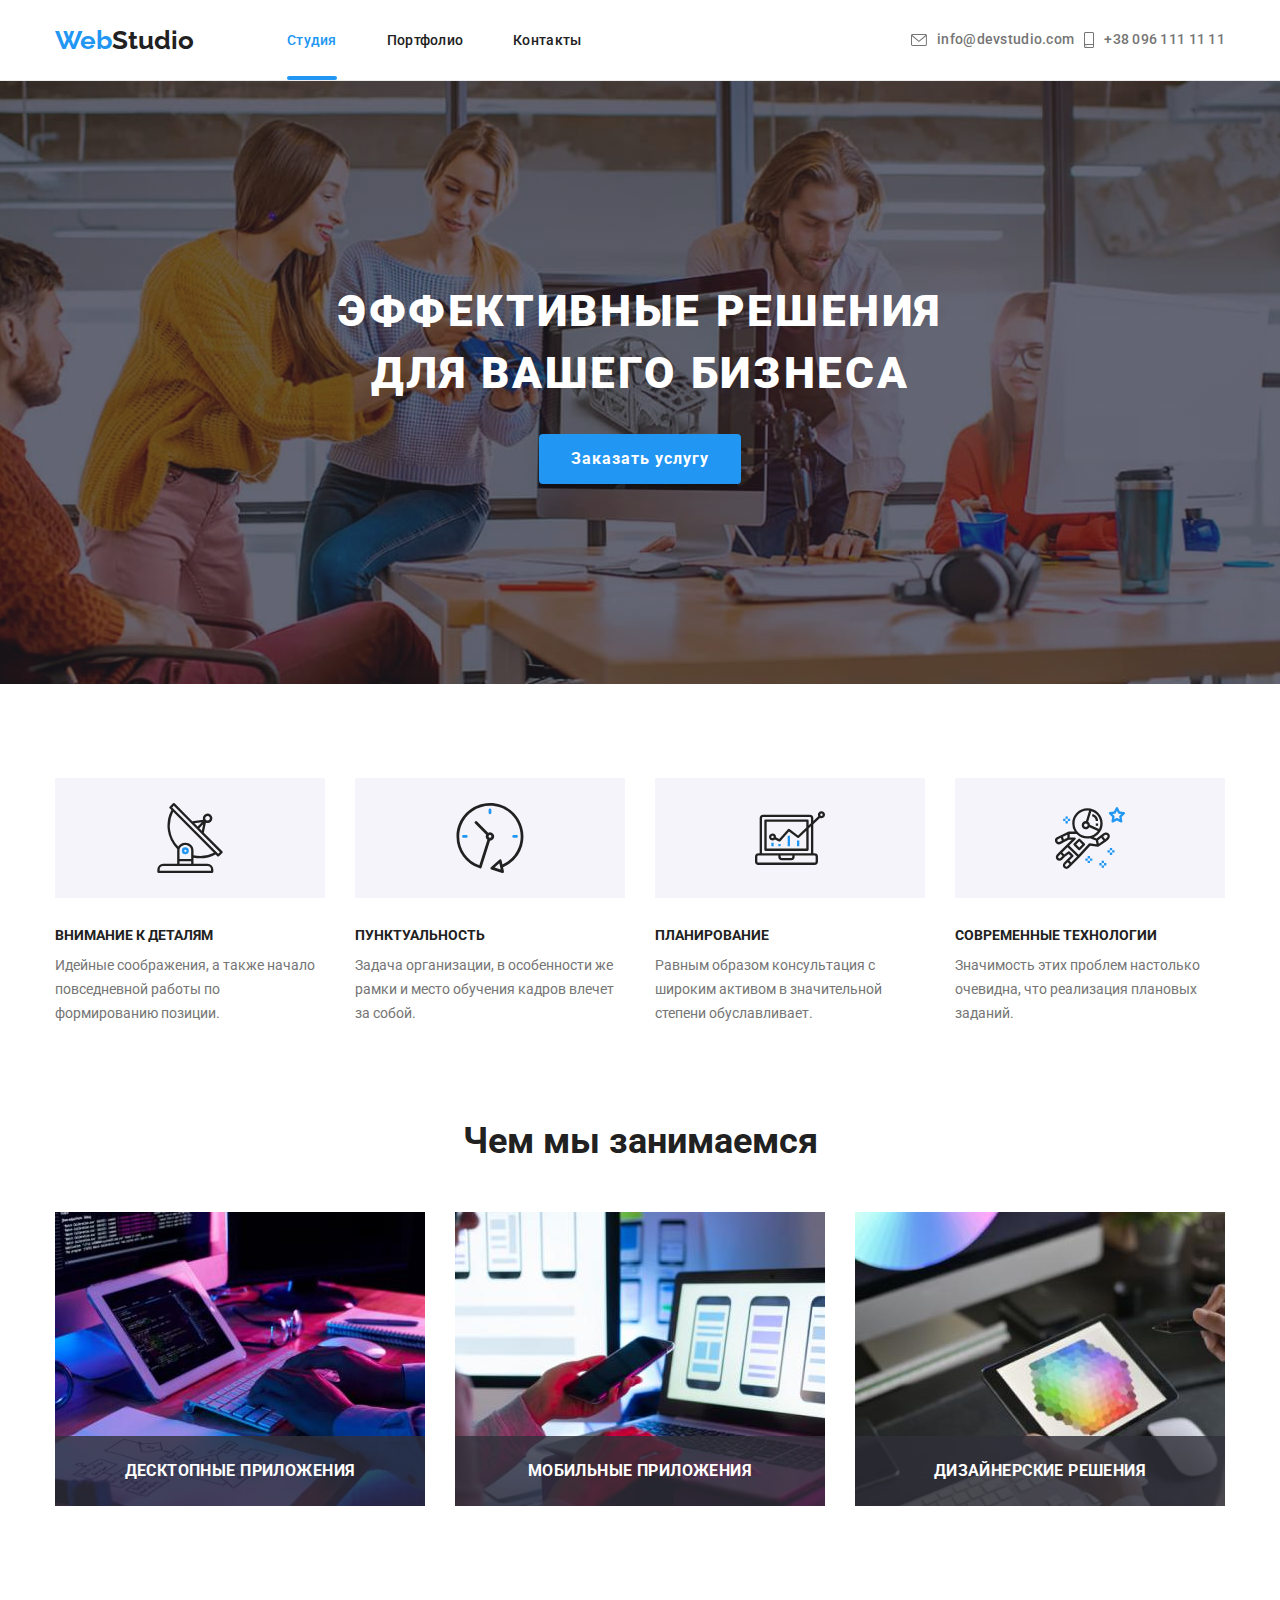
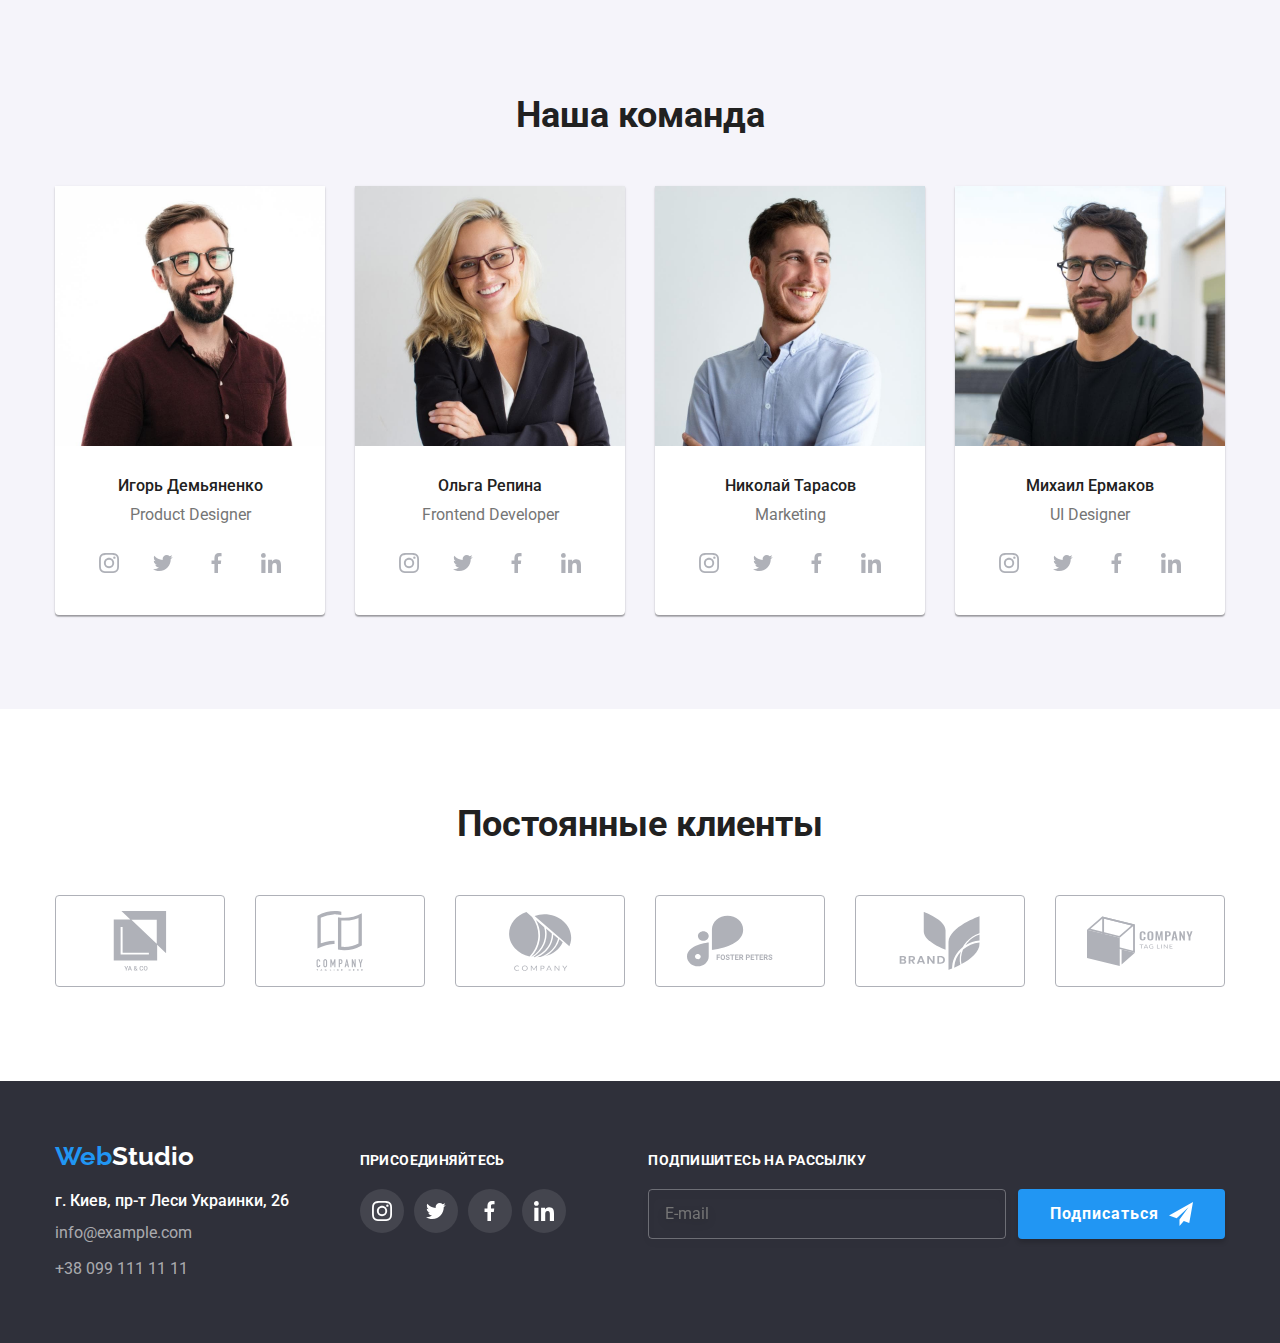
<file: index.html>
<!DOCTYPE html>
<html lang="ru">
  <head>
    <meta charset="UTF-8" />
    <meta http-equiv="X-UA-Compatible" content="IE=edge" />
    <meta name="viewport" content="width=device-width, initial-scale=1.0" />
    <title>First home task</title>
    <link rel="preconnect" href="https://fonts.googleapis.com" />
    <link rel="preconnect" href="https://fonts.gstatic.com" crossorigin />
    <link
      href="https://fonts.googleapis.com/css2?family=Raleway:wght@700&family=Roboto:wght@400;500;700;900&display=swap"
      rel="stylesheet"
    />
    <link
      rel="stylesheet"
      href="https://cdnjs.cloudflare.com/ajax/libs/modern-normalize/1.0.0/modern-normalize.min.css"
    />
    <link rel="stylesheet" href="./css/main.min.css" />
  </head>

  <body>
    <header class="header">
      <div class="container header__container">
        <nav class="nav">
          <a class="logo logo__primary" href="./index.html" lang="en"
            >Web<span class="logo logo__secondary--dark">Studio</span></a
          >
          <div class="button-wrapper">
            <button
              type="button"
              class="menu-button"
              aria-expanded="false"
              data-menu-button
            >
              <svg
                class="menu-open__icon"
                width="40"
                height="40"
                aria-label="Переключатель мобильного меню"
                aria-controls="menu-container"
              >
                <use
                  class="icon-menu"
                  href="./images/styles.svg#icon-menu"
                ></use>
                <use
                  class="icon-menu-cross"
                  href="./images/styles.svg#icon-menu-close"
                ></use>
              </svg>
            </button>
          </div>
          <div class="menu-container" id="menu-container" data-menu>
            <div class="menu-top">
              <ul class="nav__site-nav card-set">
                <li class="nav__item">
                  <a class="nav__link link current" href="./index.html"
                    >Студия</a
                  >
                </li>
                <li class="nav__item">
                  <a class="nav__link link" href="./portfolio.html"
                    >Портфолио</a
                  >
                </li>
                <li class="nav__item">
                  <a class="nav__link link" href="">Контакты</a>
                </li>
              </ul>
            </div>
            <div class="menu-bottom">
              <ul class="contacts header__contacts">
                <li class="contacts__item">
                  <a
                    class="contacts__info mail"
                    href="mailto:info@devstudio.com"
                  >
                    <svg class="contacts__icon" width="16" height="12">
                      <use href="./images/icons.svg#icon-envelope"></use>
                    </svg>
                    info@devstudio.com</a
                  >
                </li>
                <li class="contacts__item">
                  <a class="contacts__info tel" href="tel:+380961111111">
                    <svg class="contacts__icon" width="10" height="16">
                      <use href="./images/icons.svg#icon-smartphone"></use>
                    </svg>
                    +38 096 111 11 11</a
                  >
                </li>
              </ul>
              <div class="mob-menu__socials">
                <ul class="mob-menu__list">
                  <li class="mob-menu__item card-set-item">
                    <a
                      class="mob-menu__link link"
                      href="https://www.instagram.com/"
                      >Instagram</a
                    >
                  </li>
                  <li class="mob-menu__item card-set-item">
                    <a class="mob-menu__link link" href="https://twitter.com/"
                      >Twitter</a
                    >
                  </li>
                  <li class="mob-menu__item card-set-item">
                    <a
                      class="mob-menu__link link"
                      href="https://www.facebook.com/"
                      >Facebook</a
                    >
                  </li>
                  <li class="mob-menu__item card-set-item">
                    <a class="mob-menu__link mob-menu__link--last link" href=""
                      >LinkedIn</a
                    >
                  </li>
                </ul>
              </div>
            </div>
          </div>
        </nav>
      </div>
    </header>
    <main>
      <!-- Герой -->
      <section class="hero">
        <div class="container">
          <h1 class="hero__title">Эффективные решения для вашего бизнеса</h1>
          <button
            data-modal-open
            name="order_button"
            value="primary"
            type="button"
            class="button"
          >
            Заказать услугу
          </button>
        </div>
      </section>
      <!-- Преимущества -->
      <section class="section advantages">
        <div class="container">
          <h2 class="visually-hidden">Чем мы лучше</h2>
          <ul class="advantages__list card-set">
            <li class="advantages__item card-set-item">
              <div class="advantages__icon-wrapper">
                <svg class="advantages__icon" width="70" height="70">
                  <use href="./images/icons.svg#icon-antenna"></use>
                </svg>
              </div>
              <h3 class="advantages__title">Внимание к деталям</h3>
              <p class="advantages__text">
                Идейные соображения, а также начало повседневной работы по
                формированию позиции.
              </p>
            </li>
            <li class="advantages__item card-set-item">
              <div class="advantages__icon-wrapper">
                <svg class="advantages__icon" width="70" height="70">
                  <use href="./images/icons.svg#icon-clock"></use>
                </svg>
              </div>
              <h3 class="advantages__title">Пунктуальность</h3>
              <p class="advantages__text">
                Задача организации, в особенности же рамки и место обучения
                кадров влечет за собой.
              </p>
            </li>
            <li class="advantages__item card-set-item">
              <div class="advantages__icon-wrapper">
                <svg class="advantages__icon" width="70" height="70">
                  <use href="./images/icons.svg#icon-computer"></use>
                </svg>
              </div>
              <h3 class="advantages__title">Планирование</h3>
              <p class="advantages__text">
                Равным образом консультация с широким активом в значительной
                степени обуславливает.
              </p>
            </li>
            <li class="advantages__item card-set-item">
              <div class="advantages__icon-wrapper">
                <svg class="advantages__icon" width="70" height="70">
                  <use href="./images/icons.svg#icon-cosmos"></use>
                </svg>
              </div>
              <h3 class="advantages__title">Современные технологии</h3>
              <p class="advantages__text">
                Значимость этих проблем настолько очевидна, что реализация
                плановых заданий.
              </p>
            </li>
          </ul>
        </div>
      </section>
      <section class="section works">
        <div class="container">
          <h2 class="section__title">Чем мы занимаемся</h2>
          <ul class="works__list card-set">
            <li class="works__item card-set-item">
              <picture>
                <source
                  srcset="
                    ./images/adaptive/index/developer-370.jpg    1x,
                    ./images/adaptive/index/developer-740@2x.jpg 2x
                  "
                  media="(min-width:1200px)"
                  type="image/jpeg"
                />
                <img
                  src="./images/adaptive/index/developer-740@2x.jpg"
                  alt="Программист печатает код"
                />
              </picture>
              <!-- <img
                src="./images/box1.jpg"
                alt="Программист печатает код"
                width="370"
                height="294"
              /> -->
              <div class="works__thumb-bg">
                <h3 class="works__text">Десктопные приложения</h3>
              </div>
            </li>
            <li class="works__item card-set-item">
              <picture>
                <source
                  srcset="
                    ./images/adaptive/index/adaptation-370.jpg    1x,
                    ./images/adaptive/index/adaptation-740@2x.jpg 2x
                  "
                  media="(min-width:1200px)"
                  type="image/jpeg"
                />
                <img
                  src="./images/adaptive/index/adaptation-740@2x.jpg"
                  alt="Адаптация"
                />
              </picture>
              <!-- <img
                src="./images/box2.jpg"
                alt="Программист делает адаптацию для телефонов"
                width="370"
                height="294"
              /> -->
              <div class="works__thumb-bg">
                <h3 class="works__text">Мобильные приложения</h3>
              </div>
            </li>
            <li class="works__item card-set-item">
              <picture>
                <source
                  srcset="
                    ./images/adaptive/index/design-370.jpg    1x,
                    ./images/adaptive/index/design-740@2x.jpg 2x
                  "
                  media="(min-width:1200px)"
                  type="image/jpeg"
                />
                <img
                  src="./images/adaptive/index/design-740@2x.jpg"
                  alt="Дизайн"
                />
              </picture>
              <!-- <img
                src="./images/box3.jpg"
                alt="Программист изучает палитру цветов"
                width="370"
                height="294"
              /> -->
              <div class="works__thumb-bg">
                <h3 class="works__text">Дизайнерские решения</h3>
              </div>
            </li>
          </ul>
        </div>
      </section>
      <section class="section team">
        <div class="container">
          <h2 class="section__title">Наша команда</h2>
          <ul class="team__list card-set">
            <li class="team__item card-set-item">
              <picture>
                <source
                  srcset="
                    ./images/adaptive/team/demyanenkoihor-270.jpg    1x,
                    ./images/adaptive/team/demyanenkoihor-540@2x.jpg 2x
                  "
                  media="(min-width:1200px)"
                  type="image/jpeg"
                />
                <source
                  srcset="
                    ./images/adaptive/team/demyanenkoihor-354.jpg    1x,
                    ./images/adaptive/team/demyanenkoihor-708@2x.jpg 2x
                  "
                  media="(min-width:768px)"
                  type="image/jpeg"
                />
                <source
                  srcset="
                    ./images/adaptive/team/demyanenkoihor-450.jpg    1x,
                    ./images/adaptive/team/demyanenkoihor-900@2x.jpg 2x
                  "
                  media="(max-width:767px)"
                  type="image/jpeg"
                />
                <img
                  src="./images/adaptive/team/demyanenkoihor-900@2x.jpg"
                  alt="дизайнер продукта"
                />
              </picture>
              <!-- <img
                class="team__userpic"
                src="./images/img.jpg"
                alt="дизайнер продукта"
                width="270"
              /> -->
              <div class="team__text-wrapper">
                <h3 class="team__member">Игорь Демьяненко</h3>
                <p class="team__position" lang="en">Product Designer</p>
                <ul class="team__socials">
                  <li class="team__socials-item">
                    <a href="https://www.instagram.com/" class="team__link">
                      <svg class="team__icon" width="20" height="20">
                        <use href="./images/icons.svg#icon-instagram"></use>
                      </svg>
                    </a>
                  </li>
                  <li class="team__socials-item">
                    <a href="https://twitter.com/" class="team__link">
                      <svg class="team__icon" width="20" height="20">
                        <use href="./images/icons.svg#icon-twitter"></use>
                      </svg>
                    </a>
                  </li>
                  <li class="team__socials-item">
                    <a href="https://www.facebook.com/" class="team__link">
                      <svg class="team__icon" width="20" height="20">
                        <use href="./images/icons.svg#icon-facebook"></use>
                      </svg>
                    </a>
                  </li>
                  <li class="team__socials-item">
                    <a href="" class="team__link">
                      <svg class="team__icon" width="20" height="20">
                        <use href="./images/icons.svg#icon-linkedin"></use>
                      </svg>
                    </a>
                  </li>
                </ul>
              </div>
            </li>
            <li class="team__item card-set-item">
              <picture>
                <source
                  srcset="
                    ./images/adaptive/team/repinaolga-270.jpg    1x,
                    ./images/adaptive/team/repinaolga-540@2x.jpg 2x
                  "
                  media="(min-width:1200px)"
                  type="image/jpeg"
                />
                <source
                  srcset="
                    ./images/adaptive/team/repinaolga-354.jpg    1x,
                    ./images/adaptive/team/repinaolga-708@2x.jpg 2x
                  "
                  media="(min-width:768px)"
                  type="image/jpeg"
                />
                <source
                  srcset="
                    ./images/adaptive/team/repinaolga-450.jpg    1x,
                    ./images/adaptive/team/repinaolga-900@2x.jpg 2x
                  "
                  media="(max-width:767px)"
                  type="image/jpeg"
                />
                <img
                  src="./images/adaptive/team/repinaolga-900@2x.jpg"
                  alt="фронт-энд разработчик"
                />
              </picture>
              <!-- <img
                class="team__userpic"
                src="./images/img1.jpg"
                alt="фронт-энд разработчик"
                width="270"
              /> -->
              <div class="team__text-wrapper">
                <h3 class="team__member">Ольга Репина</h3>
                <p class="team__position" lang="en">Frontend Developer</p>
                <ul class="team__socials">
                  <li class="team__socials-item">
                    <a href="https://www.instagram.com/" class="team__link">
                      <svg class="team__icon" width="20" height="20">
                        <use href="./images/icons.svg#icon-instagram"></use>
                      </svg>
                    </a>
                  </li>
                  <li class="team__socials-item">
                    <a href="https://twitter.com/" class="team__link">
                      <svg class="team__icon" width="20" height="20">
                        <use href="./images/icons.svg#icon-twitter"></use>
                      </svg>
                    </a>
                  </li>
                  <li class="team__socials-item">
                    <a href="https://www.facebook.com/" class="team__link">
                      <svg class="team__icon" width="20" height="20">
                        <use href="./images/icons.svg#icon-facebook"></use>
                      </svg>
                    </a>
                  </li>
                  <li class="team__socials-item">
                    <a href="" class="team__link">
                      <svg class="team__icon" width="20" height="20">
                        <use href="./images/icons.svg#icon-linkedin"></use>
                      </svg>
                    </a>
                  </li>
                </ul>
              </div>
            </li>
            <li class="team__item card-set-item">
              <picture>
                <source
                  srcset="
                    ./images/adaptive/team/tarasovmykola-270.jpg    1x,
                    ./images/adaptive/team/tarasovmykola-540@2x.jpg 2x
                  "
                  media="(min-width:1200px)"
                  type="image/jpeg"
                />
                <source
                  srcset="
                    ./images/adaptive/team/tarasovmykola-354.jpg    1x,
                    ./images/adaptive/team/tarasovmykola-708@2x.jpg 2x
                  "
                  media="(min-width:768px)"
                  type="image/jpeg"
                />
                <source
                  srcset="
                    ./images/adaptive/team/tarasovmykola-450.jpg    1x,
                    ./images/adaptive/team/tarasovmykola-900@2x.jpg 2x
                  "
                  media="(max-width:767px)"
                  type="image/jpeg"
                />
                <img
                  src="./images/adaptive/team/tarasovmykola-900@2x.jpg"
                  alt="маркетинг"
                />
              </picture>
              <!-- <img
                class="team__userpic"
                src="./images/img2.jpg"
                alt="маркетинг"
                width="270"
              /> -->
              <div class="team__text-wrapper">
                <h3 class="team__member">Николай Тарасов</h3>
                <p class="team__position" lang="en">Marketing</p>
                <ul class="team__socials">
                  <li class="team__socials-item">
                    <a href="https://www.instagram.com/" class="team__link">
                      <svg class="team__icon" width="20" height="20">
                        <use href="./images/icons.svg#icon-instagram"></use>
                      </svg>
                    </a>
                  </li>
                  <li class="team__socials-item">
                    <a href="https://twitter.com/" class="team__link">
                      <svg class="team__icon" width="20" height="20">
                        <use href="./images/icons.svg#icon-twitter"></use>
                      </svg>
                    </a>
                  </li>
                  <li class="team__socials-item">
                    <a href="https://www.facebook.com/" class="team__link">
                      <svg class="team__icon" width="20" height="20">
                        <use href="./images/icons.svg#icon-facebook"></use>
                      </svg>
                    </a>
                  </li>
                  <li class="team__socials-item">
                    <a href="" class="team__link">
                      <svg class="team__icon" width="20" height="20">
                        <use href="./images/icons.svg#icon-linkedin"></use>
                      </svg>
                    </a>
                  </li>
                </ul>
              </div>
            </li>
            <li class="team__item card-set-item">
              <picture>
                <source
                  srcset="
                    ./images/adaptive/team/ermakovmyhailo-270.jpg    1x,
                    ./images/adaptive/team/ermakovmyhailo-540@2x.jpg 2x
                  "
                  media="(min-width:1200px)"
                  type="image/jpeg"
                />
                <source
                  srcset="
                    ./images/adaptive/team/ermakovmyhailo-354.jpg    1x,
                    ./images/adaptive/team/ermakovmyhailo-708@2x.jpg 2x
                  "
                  media="(min-width:768px)"
                  type="image/jpeg"
                />
                <source
                  srcset="
                    ./images/adaptive/team/ermakovmyhailo-450.jpg    1x,
                    ./images/adaptive/team/ermakovmyhailo-900@2x.jpg 2x
                  "
                  media="(max-width:767px)"
                  type="image/jpeg"
                />
                <img
                  src="./images/adaptive/team/ermakovmyhailo-900@2x.jpg"
                  alt="дизайнер"
                />
              </picture>
              <!-- <img
                class="team__userpic"
                src="./images/img3.jpg"
                alt="дизайнер"
                width="270"
              /> -->
              <div class="team__text-wrapper">
                <h3 class="team__member">Михаил Ермаков</h3>
                <p class="team__position" lang="en">UI Designer</p>
                <ul class="team__socials">
                  <li class="team__socials-item">
                    <a href="https://www.instagram.com/" class="team__link">
                      <svg class="team__icon" width="20" height="20">
                        <use href="./images/icons.svg#icon-instagram"></use>
                      </svg>
                    </a>
                  </li>
                  <li class="team__socials-item">
                    <a href="https://twitter.com/" class="team__link">
                      <svg class="team__icon" width="20" height="20">
                        <use href="./images/icons.svg#icon-twitter"></use>
                      </svg>
                    </a>
                  </li>
                  <li class="team__socials-item">
                    <a href="https://www.facebook.com/" class="team__link">
                      <svg class="team__icon" width="20" height="20">
                        <use href="./images/icons.svg#icon-facebook"></use>
                      </svg>
                    </a>
                  </li>
                  <li class="team__socials-item">
                    <a href="" class="team__link">
                      <svg class="team__icon" width="20" height="20">
                        <use href="./images/icons.svg#icon-linkedin"></use>
                      </svg>
                    </a>
                  </li>
                </ul>
              </div>
            </li>
          </ul>
        </div>
      </section>
      <section class="section clients">
        <div class="container">
          <h2 class="section__title">Постоянные клиенты</h2>
          <ul class="clients__list card-set">
            <li class="card-set-item clients__item">
              <a href="" class="clients__link">
                <svg class="clients__icon" width="106" height="60">
                  <use href="./images/icons.svg#icon-square"></use>
                </svg>
              </a>
            </li>
            <li class="card-set-item clients__item">
              <a href="" class="clients__link">
                <svg class="clients__icon" width="106" height="60">
                  <use href="./images/icons.svg#icon-company"></use>
                </svg>
              </a>
            </li>
            <li class="card-set-item clients__item">
              <a href="" class="clients__link">
                <svg class="clients__icon" width="106" height="60">
                  <use href="./images/icons.svg#icon-jellyfish"></use>
                </svg>
              </a>
            </li>
            <li class="card-set-item clients__item">
              <a href="" class="clients__link">
                <svg class="clients__icon" width="106" height="60">
                  <use href="./images/icons.svg#icon-foster"></use>
                </svg>
              </a>
            </li>
            <li class="card-set-item clients__item">
              <a href="" class="clients__link">
                <svg class="clients__icon" width="106" height="60">
                  <use href="./images/icons.svg#icon-brand"></use>
                </svg>
              </a>
            </li>
            <li class="card-set-item clients__item">
              <a href="" class="clients__link">
                <svg class="clients__icon" width="106" height="60">
                  <use href="./images/icons.svg#icon-tagline"></use>
                </svg>
              </a>
            </li>
          </ul>
        </div>
      </section>
    </main>
    <footer class="footer">
      <div class="container footer__container">
        <div class="footer-item-wrapper">
          <div class="footer-item card-set-item">
            <a class="logo logo__primary" href="./index.html" lang="en"
              >Web<span class="logo logo__secondary--white">Studio</span></a
            >
            <address class="address">
              г. Киев, пр-т Леси Украинки, 26
              <a class="address__link link" href="mailto:info@example.com"
                >info@example.com</a
              >
              <a class="address__link link" href="tel:+380961111111"
                >+38 099 111 11 11</a
              >
            </address>
          </div>
          <div class="footer-item footer-item--right card-set-item">
            <b class="footer-item__title">Присоединяйтесь</b>
            <ul class="footer-item__list card-set">
              <li class="footer-item__soc">
                <a href="https://www.instagram.com/" class="footer__link">
                  <svg class="footer__icon" width="20" height="20">
                    <use href="./images/icons.svg#icon-instagram"></use>
                  </svg>
                </a>
              </li>
              <li class="footer-item__soc">
                <a href="https://twitter.com/" class="footer__link">
                  <svg class="footer__icon" width="20" height="20">
                    <use href="./images/icons.svg#icon-twitter"></use>
                  </svg>
                </a>
              </li>
              <li class="footer-item__soc">
                <a href="https://www.facebook.com/" class="footer__link">
                  <svg class="footer__icon" width="20" height="20">
                    <use href="./images/icons.svg#icon-facebook"></use>
                  </svg>
                </a>
              </li>
              <li class="footer-item__soc">
                <a href="" class="footer__link">
                  <svg class="footer__icon" width="20" height="20">
                    <use href="./images/icons.svg#icon-linkedin"></use>
                  </svg>
                </a>
              </li>
            </ul>
          </div>
        </div>
        <div class="footer-item card-set-item">
          <b class="footer-item__title">Подпишитесь на рассылку</b>
          <form class="subscribe-form">
            <label class="subscribe-form__label">
              <input
                type="email"
                name="email"
                placeholder="E-mail"
                class="subscribe-form__input"
              />
            </label>
            <button type="submit" class="button">
              Подписаться
              <svg class="button__icon" width="24" height="24">
                <use href="./images/styles.svg#icon-send"></use>
              </svg>
            </button>
          </form>
        </div>
      </div>
    </footer>
    <div class="backdrop is-hidden" data-modal>
      <div class="modal">
        <form action="javascript:void(0);" class="form-public">
          <h2 class="modal__title">Оставьте свои данные, мы вам перезвоним</h2>
          <label class="modal__label" for="user-name">
            <span class="modal__text">Имя*</span></label
          >
          <div class="modal__wrapper">
            <input
              class="modal__input"
              type="text"
              minlength="3"
              required
              name="user-name"
              id="user-name"
            />
            <svg class="modal__icon" width="18" height="18">
              <use href="./images/styles.svg#icon-person"></use>
            </svg>
          </div>
          <label class="modal__label" for="tel">
            <span class="modal__text">Телефон*</span></label
          >
          <div class="modal__wrapper">
            <input
              class="modal__input"
              type="tel"
              name="tel"
              id="tel"
              minlength="10"
              maxlength="13"
              required
              title="Номер телефона должен начинаться с +380"
            />
            <svg class="modal__icon" width="18" height="18">
              <use href="./images/styles.svg#icon-tel"></use>
            </svg>
          </div>
          <label class="modal__label" for="email"
            ><span class="modal__text">Почта*</span></label
          >
          <div class="modal__wrapper">
            <input
              class="modal__input"
              type="email"
              name="email"
              id="email"
              required
            />
            <svg class="modal__icon" width="18" height="18">
              <use href="./images/styles.svg#icon-email"></use>
            </svg>
          </div>
          <label class="modal__label" for="feedback"
            ><span class="modal__text">Комментарий</span>
            <textarea
              placeholder="Введите текст"
              class="modal__input placeholder"
              name="feedback"
              id="feedback"
            ></textarea>
          </label>
          <div class="modal__terms">
            <label class="modal__personal-data" for="cb">
              <input
                id="cb"
                class="modal__custom-input visually-hidden"
                type="checkbox"
                name="personal-data"
                value="agreement"
                required
              />
              <span class="modal__ticker">
                <svg width="11" height="8" class="modal__ticker-icon">
                  <use href="./images/styles.svg#icon-ticker"></use>
                </svg> </span
              ><span>
                Соглашаюсь с рассылкой и принимаю&nbsp;
                <a href="" class="modal__public-agreement"
                  >Условия договора</a
                ></span
              ></label
            >
          </div>
          <button type="submit" class="button">Отправить</button>
        </form>
        <button
          data-modal-close
          name="close_button"
          value="primary"
          type="button"
          class="modal__close-btn"
        >
          <svg
            class="modal__close-icon"
            width="11"
            height="11"
            aria-hidden="true"
            tabindex="0"
          >
            <use href="./images/styles.svg#icon-close"></use>
          </svg>
        </button>
      </div>
    </div>
    <script src="./js/modal.js"></script>
    <script src="./js/mobile-menu.js"></script>
  </body>
</html>
</file>
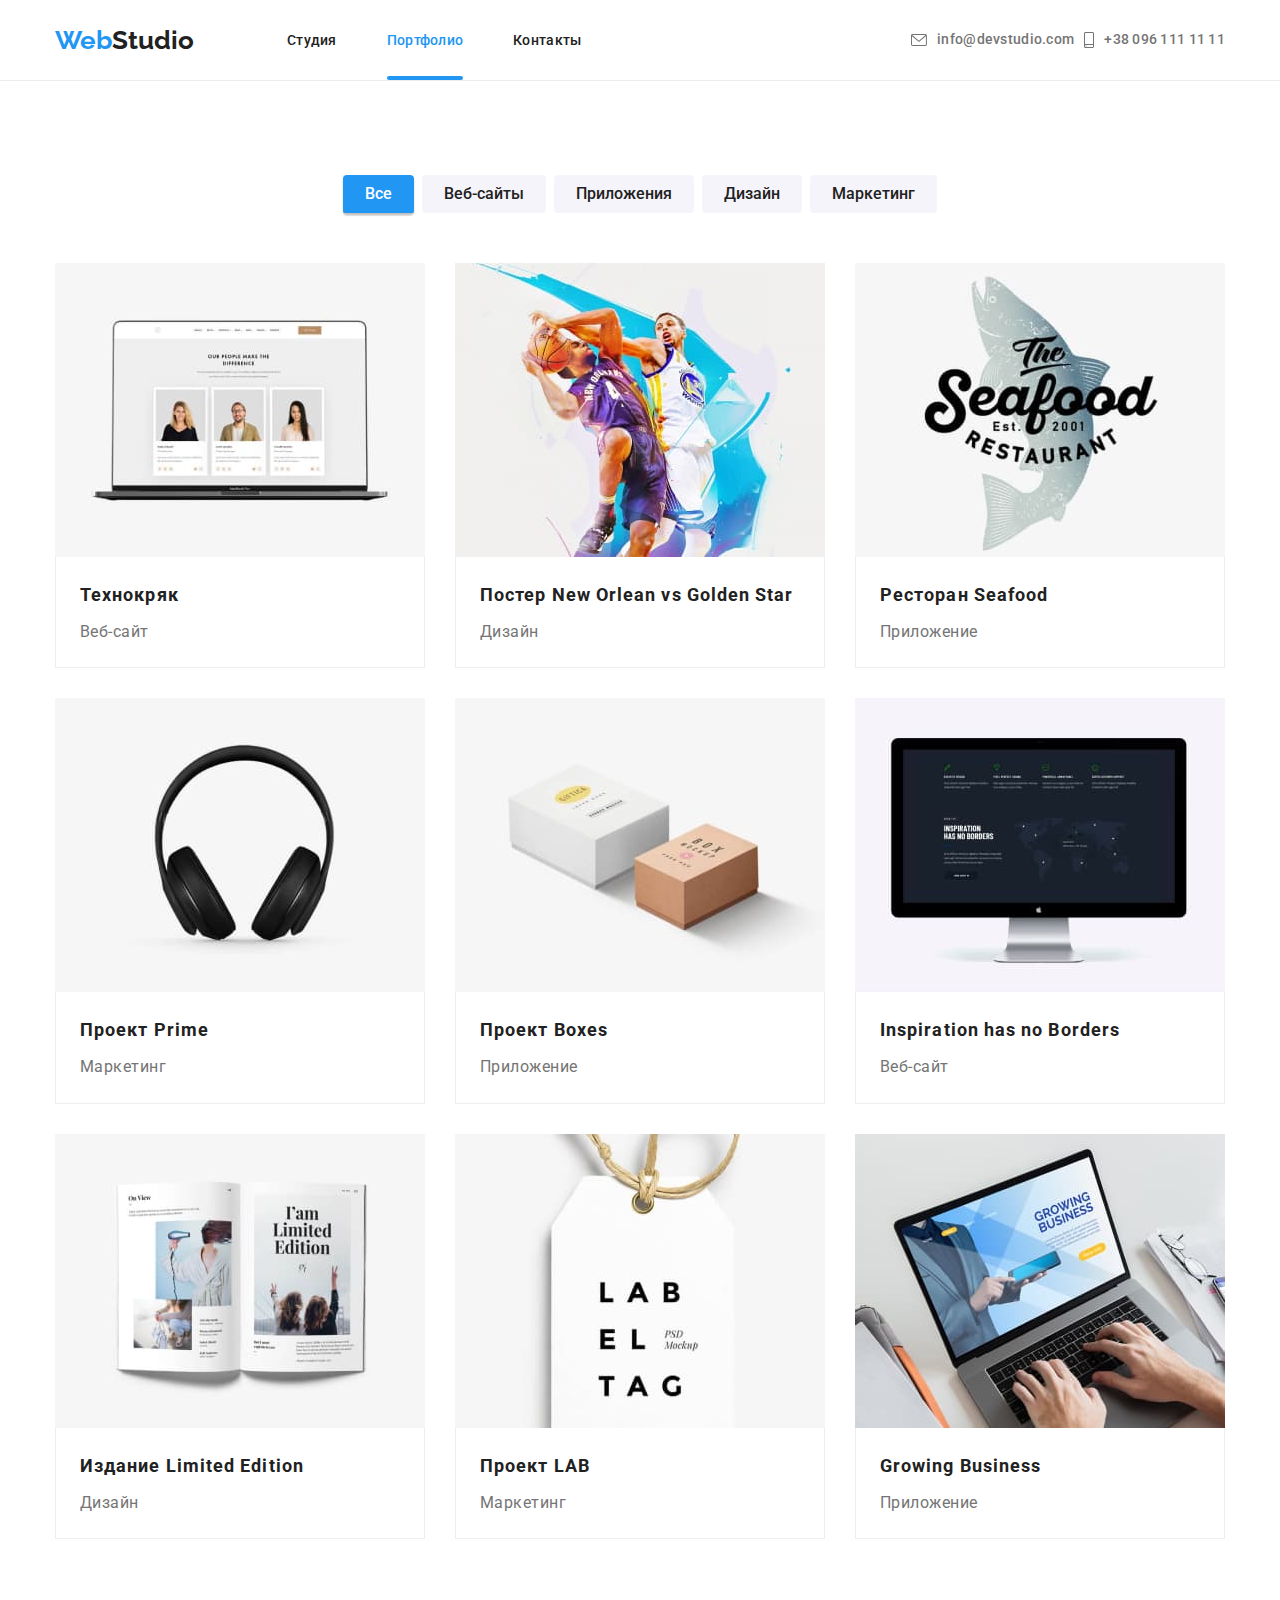
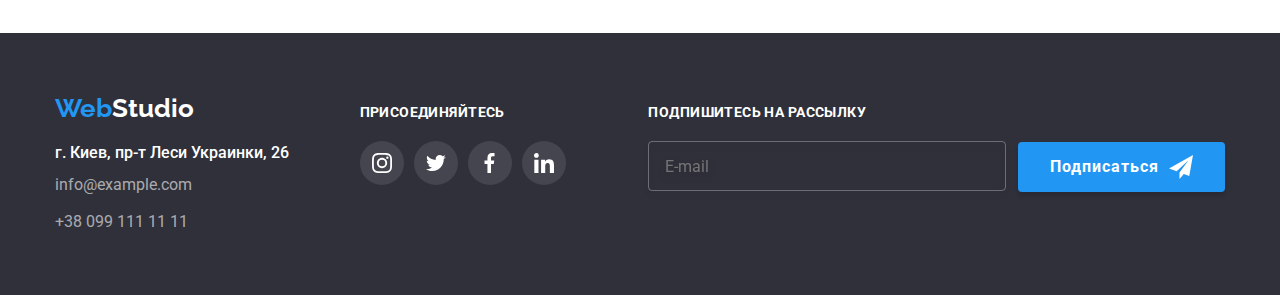
<file: portfolio.html>
<!DOCTYPE html>
<html lang="ru">
  <head>
    <meta charset="UTF-8" />
    <meta http-equiv="X-UA-Compatible" content="IE=edge" />
    <meta name="viewport" content="width=device-width, initial-scale=1.0" />
    <title>First home task</title>
    <link rel="preconnect" href="https://fonts.googleapis.com" />
    <link rel="preconnect" href="https://fonts.gstatic.com" crossorigin />
    <link
      href="https://fonts.googleapis.com/css2?family=Raleway:wght@700&family=Roboto:wght@400;500;700;900&display=swap"
      rel="stylesheet"
    />
    <link
      rel="stylesheet"
      href="https://cdnjs.cloudflare.com/ajax/libs/modern-normalize/1.0.0/modern-normalize.min.css"
    />
    <link rel="stylesheet" href="./css/main.min.css" />
  </head>
  <body>
    <header class="header">
      <div class="container header__container">
        <nav class="nav">
          <a class="logo logo__primary" href="./index.html" lang="en"
            >Web<span class="logo logo__secondary--dark">Studio</span></a
          >
          <button
            type="button"
            class="menu-button"
            aria-expanded="false"
            data-menu-button
          >
            <svg
              class="menu-open__icon"
              width="40"
              height="40"
              aria-label="Переключатель мобильного меню"
              aria-controls="menu-container"
            >
              <use class="icon-menu" href="./images/styles.svg#icon-menu"></use>
              <use
                class="icon-menu-cross"
                href="./images/styles.svg#icon-menu-close"
              ></use>
            </svg>
          </button>
          <div class="menu-container" id="menu-container" data-menu>
            <div class="menu-top">
              <ul class="nav__site-nav card-set">
                <li class="nav__item">
                  <a class="nav__link link" href="./index.html">Студия</a>
                </li>
                <li class="nav__item">
                  <a class="nav__link link current" href="./portfolio.html"
                    >Портфолио</a
                  >
                </li>
                <li class="nav__item">
                  <a class="nav__link link" href="">Контакты</a>
                </li>
              </ul>
            </div>
            <div class="menu-bottom">
              <ul class="contacts header__contacts">
                <li class="contacts__item">
                  <a
                    class="contacts__info mail"
                    href="mailto:info@devstudio.com"
                  >
                    <svg class="contacts__icon" width="16" height="12">
                      <use href="./images/icons.svg#icon-envelope"></use>
                    </svg>
                    info@devstudio.com</a
                  >
                </li>
                <li class="contacts__item">
                  <a class="contacts__info tel" href="tel:+380961111111">
                    <svg class="contacts__icon" width="10" height="16">
                      <use href="./images/icons.svg#icon-smartphone"></use>
                    </svg>
                    +38 096 111 11 11</a
                  >
                </li>
              </ul>
              <div class="mob-menu__socials">
                <ul class="mob-menu__list">
                  <li class="mob-menu__item card-set-item">
                    <a
                      class="mob-menu__link link"
                      href="https://www.instagram.com/"
                      >Instagram</a
                    >
                  </li>
                  <li class="mob-menu__item card-set-item">
                    <a class="mob-menu__link link" href="https://twitter.com/"
                      >Twitter</a
                    >
                  </li>
                  <li class="mob-menu__item card-set-item">
                    <a
                      class="mob-menu__link link"
                      href="https://www.facebook.com/"
                      >Facebook</a
                    >
                  </li>
                  <li class="mob-menu__item card-set-item">
                    <a
                      class="mob-menu__link mob-menu__link--last link"
                      href="https://www.linkedin.com/"
                      >LinkedIn</a
                    >
                  </li>
                </ul>
              </div>
            </div>
          </div>
        </nav>
      </div>
    </header>
    <main>
      <!-- Hero -->
      <section class="section">
        <div class="container">
          <!-- <h1>Portfolio</h1> -->
          <ul class="filter__list">
            <li class="filter__item">
              <button type="button" class="filter__btn current">Все</button>
            </li>
            <li class="filter__item">
              <button type="button" class="filter__btn">Веб-сайты</button>
            </li>
            <li class="filter__item">
              <button type="button" class="filter__btn">Приложения</button>
            </li>
            <li class="filter__item">
              <button type="button" class="filter__btn">Дизайн</button>
            </li>
            <li class="filter__item">
              <button type="button" class="filter__btn">Маркетинг</button>
            </li>
          </ul>
          <ul class="service__list card-set list">
            <li class="service__item card-set-item">
              <a
                class="link service__link"
                target="_blank"
                href="https://google.com"
              >
                <div class="thumb">
                  <picture>
                    <source
                      srcset="
                        ./images/adaptive/portfolio/sitetehnokrat-370.jpg    1x,
                        ./images/adaptive/portfolio/sitetehnokrat-740@2x.jpg 2x
                      "
                      media="(min-width:1200px)"
                      type="image/jpeg"
                    />
                    <source
                      srcset="
                        ./images/adaptive/portfolio/sitetehnokrat-354.jpg    1x,
                        ./images/adaptive/portfolio/sitetehnokrat-708@2x.jpg 2x
                      "
                      media="(min-width:768px)"
                      type="image/jpeg"
                    />
                    <source
                      srcset="
                        ./images/adaptive/portfolio/sitetehnokrat-450.jpg    1x,
                        ./images/adaptive/portfolio/sitetehnokrat-900@2x.jpg 2x
                      "
                      media="(max-width:767px)"
                      type="image/jpeg"
                    />
                    <img
                      src="./images/adaptive/portfolio/sitetehnokrat-900@2x.jpg"
                      alt="рисунок ноутбука"
                    />
                  </picture>
                  <!-- <img
                    class="thumb__img"
                    src="./images/portfolio.jpg"
                    alt="рисунок ноутбука"
                  /> -->
                  <div class="thumb__overlay">
                    <p class="thumb__overlay-text">
                      Ресурс предлагает комплексные предложения с разным уровнем
                      функционала и сервисов. Все это позволит посетителю
                      получить исчерпывающие сведения о компании или частном
                      лице.
                    </p>
                  </div>
                </div>
                <div class="cardbox">
                  <h2 class="cardbox__title">Технокряк</h2>
                  <p class="cardbox__text">Веб-сайт</p>
                </div>
              </a>
            </li>
            <li class="service__item card-set-item">
              <a
                class="link service__link"
                target="_blank"
                href="https://google.com"
              >
                <div class="thumb">
                  <picture>
                    <source
                      srcset="
                        ./images/adaptive/portfolio/designposterneworleangoldenstar-370.jpg    1x,
                        ./images/adaptive/portfolio/designposterneworleangoldenstar-740@2x.jpg 2x
                      "
                      media="(min-width:1200px)"
                      type="image/jpeg"
                    />
                    <source
                      srcset="
                        ./images/adaptive/portfolio/designposterneworleangoldenstar-354.jpg    1x,
                        ./images/adaptive/portfolio/designposterneworleangoldenstar-708@2x.jpg 2x
                      "
                      media="(min-width:768px)"
                      type="image/jpeg"
                    />
                    <source
                      srcset="
                        ./images/adaptive/portfolio/designposterneworleangoldenstar-450.jpg    1x,
                        ./images/adaptive/portfolio/designposterneworleangoldenstar-900@2x.jpg 2x
                      "
                      media="(max-width:767px)"
                      type="image/jpeg"
                    />
                    <img
                      src="./images/adaptive/portfolio/designposterneworleangoldenstar-900@2x.jpg"
                      alt="постер двух баскетболистов"
                    />
                  </picture>
                  <!-- <img
                    class="thumb__img"
                    src="./images/portfolio1.jpg"
                    alt="постер двух баскетболистов"
                  /> -->
                  <div class="thumb__overlay">
                    <p class="thumb__overlay-text">
                      Ресурс предлагает комплексные предложения с разным уровнем
                      функционала и сервисов. Все это позволит посетителю
                      получить исчерпывающие сведения о компании или частном
                      лице.
                    </p>
                  </div>
                </div>
                <div class="cardbox">
                  <h2 class="cardbox__title">
                    Постер New Orlean vs Golden Star
                  </h2>
                  <p class="cardbox__text">Дизайн</p>
                </div>
              </a>
            </li>
            <li class="service__item card-set-item">
              <a
                class="link service__link"
                target="_blank"
                href="https://google.com"
              >
                <div class="thumb">
                  <picture>
                    <source
                      srcset="
                        ./images/adaptive/portfolio/applicationseafood-370.jpg    1x,
                        ./images/adaptive/portfolio/applicationseafood-740@2x.jpg 2x
                      "
                      media="(min-width:1200px)"
                      type="image/jpeg"
                    />
                    <source
                      srcset="
                        ./images/adaptive/portfolio/applicationseafood-354.jpg    1x,
                        ./images/adaptive/portfolio/applicationseafood-708@2x.jpg 2x
                      "
                      media="(min-width:768px)"
                      type="image/jpeg"
                    />
                    <source
                      srcset="
                        ./images/adaptive/portfolio/applicationseafood-450.jpg    1x,
                        ./images/adaptive/portfolio/applicationseafood-900@2x.jpg 2x
                      "
                      media="(max-width:767px)"
                      type="image/jpeg"
                    />
                    <img
                      src="./images/adaptive/portfolio/applicationseafood-900@2x.jpg"
                      alt="вывеска рыбного ресторана"
                    />
                  </picture>
                  <!-- <img
                    class="thumb__img"
                    src="./images/portfolio2.jpg"
                    alt="вывеска рыбного ресторана"
                  /> -->
                  <div class="thumb__overlay">
                    <p class="thumb__overlay-text">
                      Ресурс предлагает комплексные предложения с разным уровнем
                      функционала и сервисов. Все это позволит посетителю
                      получить исчерпывающие сведения о компании или частном
                      лице.
                    </p>
                  </div>
                </div>
                <div class="cardbox">
                  <h2 class="cardbox__title">Ресторан Seafood</h2>
                  <p class="cardbox__text">Приложение</p>
                </div>
              </a>
            </li>
            <li class="service__item card-set-item">
              <a
                class="link service__link"
                target="_blank"
                href="https://google.com"
              >
                <div class="thumb">
                  <picture>
                    <source
                      srcset="
                        ./images/adaptive/portfolio/marketingprime-370.jpg    1x,
                        ./images/adaptive/portfolio/marketingprime-740@2x.jpg 2x
                      "
                      media="(min-width:1200px)"
                      type="image/jpeg"
                    />
                    <source
                      srcset="
                        ./images/adaptive/portfolio/marketingprime-354.jpg    1x,
                        ./images/adaptive/portfolio/marketingprime-708@2x.jpg 2x
                      "
                      media="(min-width:768px)"
                      type="image/jpeg"
                    />
                    <source
                      srcset="
                        ./images/adaptive/portfolio/marketingprime-450.jpg    1x,
                        ./images/adaptive/portfolio/marketingprime-900@2x.jpg 2x
                      "
                      media="(max-width:767px)"
                      type="image/jpeg"
                    />
                    <img
                      src="./images/adaptive/portfolio/marketingprime-900@2x.jpg"
                      alt="черные наушники"
                    />
                  </picture>
                  <!-- <img
                    class="thumb__img"
                    src="./images/portfolio3.jpg"
                    alt="черные наушники"
                  /> -->
                  <div class="thumb__overlay">
                    <p class="thumb__overlay-text">
                      Ресурс предлагает комплексные предложения с разным уровнем
                      функционала и сервисов. Все это позволит посетителю
                      получить исчерпывающие сведения о компании или частном
                      лице.
                    </p>
                  </div>
                </div>
                <div class="cardbox">
                  <h2 class="cardbox__title">Проект Prime</h2>
                  <p class="cardbox__text">Маркетинг</p>
                </div>
              </a>
            </li>
            <li class="service__item card-set-item">
              <a
                class="link service__link"
                target="_blank"
                href="https://google.com"
              >
                <div class="thumb">
                  <picture>
                    <source
                      srcset="
                        ./images/adaptive/portfolio/applicationboxes-370.jpg    1x,
                        ./images/adaptive/portfolio/applicationboxes-740@2x.jpg 2x
                      "
                      media="(min-width:1200px)"
                      type="image/jpeg"
                    />
                    <source
                      srcset="
                        ./images/adaptive/portfolio/applicationboxes-354.jpg    1x,
                        ./images/adaptive/portfolio/applicationboxes-708@2x.jpg 2x
                      "
                      media="(min-width:768px)"
                      type="image/jpeg"
                    />
                    <source
                      srcset="
                        ./images/adaptive/portfolio/applicationboxes-450.jpg    1x,
                        ./images/adaptive/portfolio/applicationboxes-900@2x.jpg 2x
                      "
                      media="(max-width:767px)"
                      type="image/jpeg"
                    />
                    <img
                      src="./images/adaptive/portfolio/applicationboxes-900@2x.jpg"
                      alt="проект боксов"
                    />
                  </picture>
                  <!-- <img
                    class="thumb__img"
                    src="./images/portfolio4.jpg"
                    alt="проект боксов"
                  /> -->
                  <div class="thumb__overlay">
                    <p class="thumb__overlay-text">
                      Ресурс предлагает комплексные предложения с разным уровнем
                      функционала и сервисов. Все это позволит посетителю
                      получить исчерпывающие сведения о компании или частном
                      лице.
                    </p>
                  </div>
                </div>
                <div class="cardbox">
                  <h2 class="cardbox__title">Проект Boxes</h2>
                  <p class="cardbox__text">Приложение</p>
                </div>
              </a>
            </li>
            <li class="service__item card-set-item">
              <a
                class="link service__link"
                target="_blank"
                href="https://google.com"
              >
                <div class="thumb">
                  <picture>
                    <source
                      srcset="
                        ./images/adaptive/portfolio/sitenoborders-370.jpg    1x,
                        ./images/adaptive/portfolio/sitenoborders-740@2x.jpg 2x
                      "
                      media="(min-width:1200px)"
                      type="image/jpeg"
                    />
                    <source
                      srcset="
                        ./images/adaptive/portfolio/sitenoborders-354.jpg    1x,
                        ./images/adaptive/portfolio/sitenoborders-708@2x.jpg 2x
                      "
                      media="(min-width:768px)"
                      type="image/jpeg"
                    />
                    <source
                      srcset="
                        ./images/adaptive/portfolio/sitenoborders-450.jpg    1x,
                        ./images/adaptive/portfolio/sitenoborders-900@2x.jpg 2x
                      "
                      media="(max-width:767px)"
                      type="image/jpeg"
                    />
                    <img
                      src="./images/adaptive/portfolio/sitenoborders-900@2x.jpg"
                      alt="моноблок"
                    />
                  </picture>
                  <!-- <img
                    class="thumb__img"
                    src="./images/portfolio5.jpg"
                    alt="моноблок"
                  /> -->
                  <div class="thumb__overlay">
                    <p class="thumb__overlay-text">
                      Ресурс предлагает комплексные предложения с разным уровнем
                      функционала и сервисов. Все это позволит посетителю
                      получить исчерпывающие сведения о компании или частном
                      лице.
                    </p>
                  </div>
                </div>
                <div class="cardbox">
                  <h2 class="cardbox__title">Inspiration has no Borders</h2>
                  <p class="cardbox__text">Веб-сайт</p>
                </div>
              </a>
            </li>
            <li class="service__item card-set-item">
              <a
                class="link service__link"
                target="_blank"
                href="https://google.com"
              >
                <div class="thumb">
                  <picture>
                    <source
                      srcset="
                        ./images/adaptive/portfolio/designlimitededition-370.jpg    1x,
                        ./images/adaptive/portfolio/designlimitededition-740@2x.jpg 2x
                      "
                      media="(min-width:1200px)"
                      type="image/jpeg"
                    />
                    <source
                      srcset="
                        ./images/adaptive/portfolio/designlimitededition-354.jpg    1x,
                        ./images/adaptive/portfolio/designlimitededition-708@2x.jpg 2x
                      "
                      media="(min-width:768px)"
                      type="image/jpeg"
                    />
                    <source
                      srcset="
                        ./images/adaptive/portfolio/designlimitededition-450.jpg    1x,
                        ./images/adaptive/portfolio/designlimitededition-900@2x.jpg 2x
                      "
                      media="(max-width:767px)"
                      type="image/jpeg"
                    />
                    <img
                      src="./images/adaptive/portfolio/designlimitededition-900@2x.jpg"
                      alt="издание лимитед идишен"
                    />
                  </picture>
                  <!-- <img
                    class="thumb__img"
                    src="./images/portfolio6.jpg"
                    alt="издание лимитед идишен"
                  /> -->
                  <div class="thumb__overlay">
                    <p class="thumb__overlay-text">
                      Ресурс предлагает комплексные предложения с разным уровнем
                      функционала и сервисов. Все это позволит посетителю
                      получить исчерпывающие сведения о компании или частном
                      лице.
                    </p>
                  </div>
                </div>
                <div class="cardbox">
                  <h2 class="cardbox__title">Издание Limited Edition</h2>
                  <p class="cardbox__text">Дизайн</p>
                </div>
              </a>
            </li>
            <li class="service__item card-set-item">
              <a
                class="link service__link"
                target="_blank"
                href="https://google.com"
              >
                <div class="thumb">
                  <picture>
                    <source
                      srcset="
                        ./images/adaptive/portfolio/marketinglab-370.jpg    1x,
                        ./images/adaptive/portfolio/marketinglab-740@2x.jpg 2x
                      "
                      media="(min-width:1200px)"
                      type="image/jpeg"
                    />
                    <source
                      srcset="
                        ./images/adaptive/portfolio/marketinglab-354.jpg    1x,
                        ./images/adaptive/portfolio/marketinglab-708@2x.jpg 2x
                      "
                      media="(min-width:768px)"
                      type="image/jpeg"
                    />
                    <source
                      srcset="
                        ./images/adaptive/portfolio/marketinglab-450.jpg    1x,
                        ./images/adaptive/portfolio/marketinglab-900@2x.jpg 2x
                      "
                      media="(max-width:767px)"
                      type="image/jpeg"
                    />
                    <img
                      src="./images/adaptive/portfolio/marketinglab-900@2x.jpg"
                      alt="проект лаб"
                    />
                  </picture>
                  <!-- <img
                    class="thumb__img"
                    src="./images/portfolio7.jpg"
                    alt="проект лаб"
                  /> -->
                  <div class="thumb__overlay">
                    <p class="thumb__overlay-text">
                      Ресурс предлагает комплексные предложения с разным уровнем
                      функционала и сервисов. Все это позволит посетителю
                      получить исчерпывающие сведения о компании или частном
                      лице.
                    </p>
                  </div>
                </div>
                <div class="cardbox">
                  <h2 class="cardbox__title">Проект LAB</h2>
                  <p class="cardbox__text">Маркетинг</p>
                </div>
              </a>
            </li>
            <li class="service__item card-set-item">
              <a
                class="link service__link"
                target="_blank"
                href="https://google.com"
              >
                <div class="thumb">
                  <picture>
                    <source
                      srcset="
                        ./images/adaptive/portfolio/appgrovingbusinnes-370.jpg    1x,
                        ./images/adaptive/portfolio/appgrovingbusinnes-740@2x.jpg 2x
                      "
                      media="(min-width:1200px)"
                      type="image/jpeg"
                    />
                    <source
                      srcset="
                        ./images/adaptive/portfolio/appgrovingbusinnes-354.jpg    1x,
                        ./images/adaptive/portfolio/appgrovingbusinnes-708@2x.jpg 2x
                      "
                      media="(min-width:768px)"
                      type="image/jpeg"
                    />
                    <source
                      srcset="
                        ./images/adaptive/portfolio/appgrovingbusinnes-450.jpg    1x,
                        ./images/adaptive/portfolio/appgrovingbusinnes-900@2x.jpg 2x
                      "
                      media="(max-width:767px)"
                      type="image/jpeg"
                    />
                    <img
                      src="./images/adaptive/portfolio/appgrovingbusinnes-900@2x.jpg"
                      alt="проект лаб"
                    />
                  </picture>
                  <!-- <img
                    class="thumb__img"
                    src="./images/portfolio8.jpg"
                    alt="развитие бизнеса"
                  /> -->
                  <div class="thumb__overlay">
                    <p class="thumb__overlay-text">
                      Ресурс предлагает комплексные предложения с разным уровнем
                      функционала и сервисов. Все это позволит посетителю
                      получить исчерпывающие сведения о компании или частном
                      лице.
                    </p>
                  </div>
                </div>
                <div class="cardbox">
                  <h2 class="cardbox__title">Growing Business</h2>
                  <p class="cardbox__text">Приложение</p>
                </div>
              </a>
            </li>
          </ul>
        </div>
      </section>
    </main>
    <footer class="footer">
      <div class="container footer__container">
        <div class="footer-item-wrapper">
          <div class="footer-item card-set-item">
            <a class="logo logo__primary" href="./index.html" lang="en"
              >Web<span class="logo logo__secondary--white">Studio</span></a
            >
            <address class="address">
              г. Киев, пр-т Леси Украинки, 26
              <a class="address__link link" href="mailto:info@example.com"
                >info@example.com</a
              >
              <a class="address__link link" href="tel:+380961111111"
                >+38 099 111 11 11</a
              >
            </address>
          </div>
          <div class="footer-item footer-item--right card-set-item">
            <b class="footer-item__title">Присоединяйтесь</b>
            <ul class="footer-item__list card-set">
              <li class="footer-item__soc">
                <a href="https://www.instagram.com/" class="footer__link">
                  <svg class="footer__icon" width="20" height="20">
                    <use href="./images/icons.svg#icon-instagram"></use>
                  </svg>
                </a>
              </li>
              <li class="footer-item__soc">
                <a href="https://twitter.com/" class="footer__link">
                  <svg class="footer__icon" width="20" height="20">
                    <use href="./images/icons.svg#icon-twitter"></use>
                  </svg>
                </a>
              </li>
              <li class="footer-item__soc">
                <a href="https://www.facebook.com/" class="footer__link">
                  <svg class="footer__icon" width="20" height="20">
                    <use href="./images/icons.svg#icon-facebook"></use>
                  </svg>
                </a>
              </li>
              <li class="footer-item__soc">
                <a href="https://www.linkedin.com/" class="footer__link">
                  <svg class="footer__icon" width="20" height="20">
                    <use href="./images/icons.svg#icon-linkedin"></use>
                  </svg>
                </a>
              </li>
            </ul>
          </div>
        </div>
        <div class="footer-item card-set-item">
          <b class="footer-item__title">Подпишитесь на рассылку</b>
          <form class="subscribe-form">
            <label class="subscribe-form__label">
              <input
                type="email"
                name="email"
                placeholder="E-mail"
                class="subscribe-form__input"
              />
            </label>
            <button type="submit" class="button">
              Подписаться
              <svg class="button__icon" width="24" height="24">
                <use href="./images/styles.svg#icon-send"></use>
              </svg>
            </button>
          </form>
        </div>
      </div>
    </footer>
    <script src="./js/mobile-menu.js"></script>
  </body>
</html>
</file>
<file: css/main.min.css>
ul,h1,h2,h3,h4,h5,h6,a,p{margin:0;padding:0;list-style:none}img{display:block;max-width:100%;height:auto}.logo,.link,.info,.contacts__info{text-decoration:none}:root{--title-color: #212121;--main-color: #757575;--accent-color: #2196f3;--footer-contacts: rgba(255, 255, 255, 0.6);--main-white: #ffffff;--background-team-color: #f5f4fa;--button-hover: #188ce8;--icon-color: #afb1b8;--transition: 250ms cubic-bezier(0.4, 0, 0.2, 1);--footer-color: #2f303a;--card-item: 3;--card-gap: 30px;--logo-ff: "Raleway", sans-serif;--main-ff: "Roboto", sans-serif}.card-set{display:flex;flex-wrap:wrap;gap:var(--card-gap)}@media(max-width: 767.98px){.card-set{display:block}}@media(min-width: 1200px){.card-set{flex-wrap:nowrap}}.card-set-item{flex-basis:calc((100% - (var(--card-item) - 1)*var(--card-gap))/var(--card-item))}html{box-sizing:border-box}body{font-family:"Roboto",sans-serif;color:#757575;background-color:var(--main-white);overflow-y:auto}.visually-hidden{position:absolute;width:1px;height:1px;margin:-1px;border:0;padding:0;white-space:nowrap;clip-path:inset(100%);clip:rect(0 0 0 0);overflow:hidden}.current{color:var(--accent-color);position:relative}@media screen and (min-width: 768px){.current::after{position:absolute;content:"";width:100%;height:4px;bottom:0;left:0;border-radius:2px;background-color:var(--accent-color)}}.container{padding-left:15px;padding-right:15px;margin-left:auto;margin-right:auto}@media(min-width: 480px){.container{width:480px}}@media(min-width: 768px){.container{width:768px}}@media(min-width: 1200px){.container{width:1200px}}.section{padding-top:94px;padding-bottom:94px}.section__title{font-size:28px;font-weight:700;line-height:1.17;margin-bottom:30px;text-align:center;color:var(--title-color)}@media(min-width: 1200px){.section__title{font-size:36px;font-weight:700;line-height:1.17;margin-bottom:50px}}@media screen and (max-width: 1199px){.section{padding-top:60px;padding-bottom:60px}}.logo{text-align:center;font-size:24px;font-weight:700;line-height:1.16;font-family:"Raleway"}.logo__primary{color:var(--accent-color)}.logo__secondary--dark{color:var(--title-color)}.logo__secondary--white{color:var(--main-white)}@media(max-width: 767.98px){.logo{padding-top:16px;padding-bottom:16px}}@media(min-width: 1200px){.logo{font-size:26px;font-weight:700;line-height:1.19}}.button{font-size:16px;font-weight:700;line-height:1.88;letter-spacing:.06em;font-family:inherit;min-width:200px;height:50px;border:none;display:flex;margin-left:auto;margin-right:auto;cursor:pointer;text-align:center;align-items:center;justify-content:center;color:var(--main-white);background-color:var(--accent-color);padding:10px 32px;box-shadow:0px 4px 4px rgba(0,0,0,.15);border-radius:4px;transition:color var(--transition),background-color var(--transition),border-shadow var(--transition)}.button:hover,.buttonbutton:focus{background-color:#188ce8;color:var(--main-white);box-shadow:0px 4px 4px rgba(0,0,0,.15)}.subscribe-form{display:flex;flex-direction:column}@media(min-width: 1200px){.subscribe-form{align-items:flex-end;flex-direction:row;margin-top:0px;align-items:baseline}}@media(max-width: 767.98px){.subscribe-form__label{margin-top:20px}}@media(min-width: 768px){.subscribe-form__label{margin-bottom:20px}}@media(min-width: 1200px){.subscribe-form__label{margin-right:12px}}.subscribe-form__input{width:100%;height:50px;padding-left:16px;color:var(--main-white);background-color:rgba(0,0,0,0);border:1px solid rgba(255,255,255,.3);filter:drop-shadow(0px 4px 4px rgba(0, 0, 0, 0.15));border-radius:4px;outline:1px solid rgba(0,0,0,0)}@media(min-width: 768px){.subscribe-form__input{width:450px}}@media(min-width: 1200px){.subscribe-form__input{width:358px}}@media(max-width: 767.98px){.subscribe-form .button{margin-top:20px}}.button__icon{margin-left:10px;fill:var(--main-white)}.backdrop{position:fixed;top:0;left:0;width:100%;height:100%;background-color:rgba(0,0,0,.2);opacity:1;transition:opacity var(--transition),visibility var(--transition);overflow-y:scroll}.backdrop .is-hidden .modal{transform:translate(-50%, -50%) scale(0) rotate(45deg)}.is-hidden{visibility:visible;opacity:0;pointer-events:none}.modal{position:absolute;top:50%;left:50%;padding:40px;width:100%;transform:translate(-50%, -50%);transition:transform var(--transition);background-color:var(--main-white);box-shadow:0px 1px 3px rgba(0,0,0,.12),0px 1px 1px rgba(0,0,0,.14),0px 2px 1px rgba(0,0,0,.2);border-radius:4px}@media(min-width: 480px){.modal{max-width:450px}}@media(min-width: 1200px){.modal{max-width:528px}}.modal__close-icon{fill:var(--title-color);display:inline-block;transition:fill var(--transition)}.modal__close-btn{position:absolute;top:8px;right:8px;width:30px;height:30px;padding:0;display:flex;justify-content:center;align-items:center;border-radius:50%;border:1px solid rgba(0,0,0,.1);background:#fff}@media screen and (max-width: 380px){.modal__close-btn{top:20px}}.modal__close-btn:hover .modal__close-icon{fill:var(--accent-color)}.modal__title{font-size:20px;font-weight:700;line-height:1.5;text-align:center;margin-bottom:12px;color:var(--title-color)}@media screen and (max-width: 479px){.modal__title{font-size:16px;font-weight:700;line-height:1.5}}@media(min-width: 1200px){.modal__title{width:448px}}.modal__text{font-size:12px;line-height:1.1666;letter-spacing:.05em;display:block;margin-bottom:4px;color:#757575}@media screen and (max-width: 424px){.modal__text{font-size:10px;line-height:1.666}}.modal__label{display:block}.modal__label:not(:last-of-type){margin-bottom:4px}.modal__label:last-of-type{margin-bottom:20px}.modal__wrapper{position:relative;align-items:center}.modal__wrapper:not(:last-of-type){margin-bottom:10px}.modal__icon{position:absolute;top:50%;left:15px;transform:translateY(-50%);transition:fill var(--transition)}.modal__input{border:1px solid rgba(33,33,33,.2);border-radius:4px;width:100%;padding-left:42px;height:40px;padding-top:12px;padding-bottom:12px;outline:none;transition:border-color var(--transition)}.modal__input:hover,.modal__input:focus{border-color:var(--accent-color)}.modal__input:hover+.modal__icon,.modal__input:focus+.modal__icon{border-color:var(--transition);fill:var(--accent-color)}.modal__personal-data{font-size:12px;line-height:1.16;display:flex;overflow:auto;margin-bottom:30px;align-items:center;color:#757575;cursor:pointer}@media screen and (max-width: 479px){.modal__personal-data{font-size:10px;line-height:1.16;margin-bottom:20px}}@media(min-width: 1200px){.modal__personal-data{font-size:14px;line-height:1.71;padding-left:14px}}.modal__public-agreement{color:var(--accent-color)}.modal__ticker{display:flex;align-items:center;justify-content:center;width:16px;height:15px;margin-right:9px;flex-shrink:0;fill:#fff;border:1px solid rgba(33,33,33,.2);border-radius:2px;transition:border var(--transition),background-color var(--transition)}.modal__custom-input:focus+.modal__ticker{border:2px solid var(--accent-color)}.modal__custom-input:checked+.modal__ticker{border:2px solid var(--accent-color);background:var(--accent-color)}.placeholder{display:block;padding:12px 16px;resize:none;overflow:auto;min-height:120px}@media(min-width: 1200px){.placeholder{width:448px}}.placeholder:placeholder-shown{font-size:12px;line-height:1.1666;letter-spacing:.01em;color:rgba(117,117,117,.5)}.header{border-bottom:1px solid #ececec;position:relative}.header__container{display:flex}.header__contacts{margin-left:auto}@media(max-width: 767.98px){.menu-button{position:absolute;display:inline-flex;background-color:rgba(0,0,0,0);border:rgba(0,0,0,0);top:0;right:15px;margin-top:10px;padding:0;margin-right:15px;fill:var(--title-color)}}.menu-button.is-open{position:fixed;top:0px;right:15px;z-index:2}.menu-button:hover .icon-menu-cross,.menu-button:focus .icon-menu-cross,.menu-button:hover .icon-menu,.menu-button:focus .icon-menu{fill:var(--accent-color)}@media screen and (min-width: 768px){.menu-button{display:none}}.menu-button .icon-menu-cross{display:none}.menu-button.is-open .icon-menu-cross{display:block}.menu-button.is-open .icon-menu{display:none}.menu-button .icon-menu{display:block}@media(max-width: 767.98px){.menu-container{top:0;left:0;position:fixed;display:flex;text-align:start;justify-content:space-between;padding:48px 40px;height:100vh;width:100%;flex-direction:column;z-index:1;background-color:var(--main-white);transform:translateX(100%);transition:transform var(--transition);overflow:hidden}}@media(min-width: 768px){.menu-container{width:100%;display:flex;align-items:center}}.menu-container.is-open{transform:translateX(0)}@media(min-width: 768px){.menu-bottom{margin-left:auto}}.contacts{align-items:center;display:flex;gap:10px;width:100%;flex-direction:column}@media(max-width: 767.98px){.contacts{margin-bottom:64px;flex-direction:column-reverse;align-items:flex-start;gap:32px}}@media(min-width: 768px){.contacts{align-items:flex-start}}@media(min-width: 1200px){.contacts{flex-direction:row}}.contacts__icon{fill:currentColor;margin-right:10px;align-items:center}@media(max-width: 767.98px){.contacts__icon{display:none}}.contacts__info{display:flex;align-items:center;font-size:26px;font-weight:500;line-height:1.17;letter-spacing:.02em;color:var(--main-color);transition:color var(--transition)}@media screen and (max-width: 479px){.contacts__info{font-size:24px;font-weight:500;line-height:1.17;letter-spacing:.02em}}@media(min-width: 480px){.contacts__info{font-size:34px;font-weight:500;line-height:1.17;letter-spacing:.02em}}@media(max-width: 767.98px){.contacts__info{color:var(--accent-color)}}@media(min-width: 768px){.contacts__info{font-size:12px;font-weight:500;line-height:1.16;letter-spacing:.02em}}@media(min-width: 1200px){.contacts__info{font-size:14px;font-weight:500;line-height:1.14;letter-spacing:.02em;padding-top:32px;padding-bottom:32px;align-items:center}}.contacts__info:hover,.contacts__info:focus{color:var(--accent-color)}@media screen and (max-width: 479px){.mail{font-size:18px;font-weight:500;line-height:1.17;letter-spacing:.02em}}@media(max-width: 767.98px){.mail{font-size:24px;font-weight:500;line-height:1.16;letter-spacing:.02em;color:#757575}}@media(min-width: 768px)and (max-width: 1199.98px){.mail{padding-top:21px}}@media(min-width: 768px)and (max-width: 1199.98px){.tel{padding-bottom:21px}}.nav{display:flex;align-items:center;width:100%;position:relative}.nav__site-nav{display:flex;padding:0;--card-gap: 50px}@media(max-width: 767.98px){.nav__site-nav{display:inline-block;margin-left:0}}@media(min-width: 768px){.nav__site-nav{flex-wrap:nowrap;margin-left:88px}}@media(min-width: 1200px){.nav__site-nav{margin-left:93px}}@media(max-width: 767.98px){.nav__item{margin-bottom:32px}}.nav__link{display:block;color:var(--title-color);transition:color var(--transition);font-size:14px;font-weight:500;line-height:1.15;letter-spacing:.02em}@media screen and (max-width: 479px){.nav__link{font-size:28px;font-weight:500;line-height:1.15;letter-spacing:.02em}}@media screen and (min-width: 480px)and (max-width: 767px){.nav__link{font-size:40px}}@media(min-width: 768px){.nav__link{padding-top:32px;padding-bottom:32px}}.nav__link:hover,.nav__link:focus{color:var(--accent-color)}.current{color:var(--accent-color)}.menu-social__list{display:flex;flex-wrap:nowrap;gap:10px}.mob-menu__item{display:inline-block}@media(min-width: 768px){.mob-menu__list{display:none}}.mob-menu__link{font-weight:500;font-size:18px;line-height:1.22;letter-spacing:.02em;color:#2196f3}@media screen and (max-width: 479px){.mob-menu__link{font-size:11px}}.mob-menu__link::after{content:"";margin-left:10px;border:1px solid rgba(33,33,33,.2);transform:rotate(90deg)}.mob-menu__link--last::after{content:"";margin-left:0;border-width:0}.hero{text-align:center;background-size:cover;background-repeat:no-repeat;background-position:center;background-color:#2f303a;width:100%;height:auto;padding:118px 0;margin-left:auto;margin-right:auto}@media screen and (max-width: 767px){.hero{background-image:linear-gradient(to right, rgba(47, 48, 58, 0.4), rgba(47, 48, 58, 0.4)),url("../images/adaptive/mob/mob-herobackgroundimg.jpg")}}@media screen and (max-width: 767px)and (min-device-pixel-ratio: 2),screen and (max-width: 767px)and (-moz-min-device-pixel-ratio: 2),screen and (max-width: 767px)and (-o-min-device-pixel-ratio: 2/1),screen and (max-width: 767px)and (-webkit-min-device-pixel-ratio: 2),screen and (max-width: 767px)and (min-resolution: 192dpi),screen and (max-width: 767px)and (min-resolution: 2dppx){.hero{background-image:linear-gradient(to right, rgba(47, 48, 58, 0.4), rgba(47, 48, 58, 0.4)),url("../images/adaptive/mob/mob-herobackgroundimg@2x.jpg")}}@media(min-width: 768px){.hero{background-image:linear-gradient(to right, rgba(47, 48, 58, 0.4), rgba(47, 48, 58, 0.4)),url("../images/adaptive/tab/tab-herobackgroundimg.jpg")}}@media screen and (min-width: 768px)and (min-device-pixel-ratio: 2),screen and (min-width: 768px)and (-moz-min-device-pixel-ratio: 2),screen and (min-width: 768px)and (-o-min-device-pixel-ratio: 2/1),screen and (min-width: 768px)and (-webkit-min-device-pixel-ratio: 2),screen and (min-width: 768px)and (min-resolution: 192dpi),screen and (min-width: 768px)and (min-resolution: 2dppx){.hero{background-image:linear-gradient(to right, rgba(47, 48, 58, 0.4), rgba(47, 48, 58, 0.4)),url("../images/adaptive/tab/tab-herobackgroundimg@2x.jpg")}}@media(min-width: 1200px){.hero{padding:200px 0;max-width:1600px;background-image:linear-gradient(to right, rgba(47, 48, 58, 0.4), rgba(47, 48, 58, 0.4)),url("../images/adaptive/desk/desk-herobackgroundimg.jpg")}}@media screen and (min-width: 1200px)and (min-device-pixel-ratio: 2),screen and (min-width: 1200px)and (-moz-min-device-pixel-ratio: 2),screen and (min-width: 1200px)and (-o-min-device-pixel-ratio: 2/1),screen and (min-width: 1200px)and (-webkit-min-device-pixel-ratio: 2),screen and (min-width: 1200px)and (min-resolution: 192dpi),screen and (min-width: 1200px)and (min-resolution: 2dppx){.hero{background-image:linear-gradient(to right, rgba(47, 48, 58, 0.4), rgba(47, 48, 58, 0.4)),url("../images/adaptive/desk/desk-herobackgroundimg@2x.jpg")}}.hero__title{justify-content:center;text-transform:uppercase;color:var(--main-white);text-transform:uppercase;margin:0 auto 30px;max-width:360px}@media(max-width: 767.98px){.hero__title{font-size:26px;font-weight:900;line-height:1.62;letter-spacing:.06em}}@media(min-width: 1200px){.hero__title{font-size:44px;font-weight:900;line-height:1.4;letter-spacing:.06em;max-width:696px}}@media(min-width: 1200px){.advantages{padding-bottom:0}}.advantages__list{--card-item: 1}@media(min-width: 768px){.advantages__list{--card-item: 2}}@media(min-width: 1200px){.advantages__list{--card-item: 4}}@media(max-width: 767.98px){.advantages__item:not(:last-child){margin-bottom:30px}}.advantages__title{font-size:14px;font-weight:700;line-height:1.14;text-transform:uppercase;text-align:center;margin-top:0;margin-bottom:10px;color:var(--title-color)}@media(min-width: 768px){.advantages__title{text-align:start}}.advantages__icon-wrapper{display:flex;margin-bottom:30px;width:100%;height:120px;background-color:#f5f4fa;justify-content:center;align-items:center}.advantages__text{font-size:14px;line-height:1.71}@media screen and (max-width: 1199px){.works{display:none}}.works__item{position:relative}.works__thumb-bg{position:absolute;display:flex;justify-content:center;align-items:center;bottom:0;left:50%;width:100%;height:70px;transform:translateX(-50%);font-weight:700;font-size:14px;line-height:1.14;text-align:center;letter-spacing:.03em;text-transform:uppercase;background-color:rgba(47,48,58,.8);color:var(--main-white)}.works__text{position:absolute;padding-bottom:27px auto}.team{background-color:var(--background-team-color)}@media(min-width: 768px){.team .team__list{--card-item: 2}}@media(min-width: 1200px){.team .team__list{--card-item: 4}}.team .team__item{width:100%;background:#fff;box-shadow:0px 1px 3px rgba(0,0,0,.12),0px 1px 1px rgba(0,0,0,.14),0px 2px 1px rgba(0,0,0,.2);border-radius:0px 0px 4px 4px}@media(max-width: 767.98px){.team .team__item:not(:last-child){margin-bottom:30px}}.team .team__userpic{width:100%}.team .team__text-wrapper{padding-top:30px;padding-bottom:30px}.team .team__socials{width:100%;display:flex;justify-content:center;align-items:center;gap:10px}.team .team__socials-item{display:flex}.team .team__link{display:flex;justify-content:center;width:44px;height:44px;border-radius:50%;align-items:center;background-color:var(--main-white);fill:var(--icon-color);transition:background-color var(--transition),fill var(--transition)}.team .team__link:hover,.team .team__link:focus{background-color:var(--accent-color);fill:var(--main-white)}.team .team__member{font-size:16px;font-weight:500;line-height:1.2;text-align:center;color:var(--title-color)}.team .team__position{font-size:16px;font-weight:400;line-height:1.2;text-align:center;margin-bottom:16px;margin-top:10px}.clients__list{display:flex;--card-item: 2}@media(min-width: 768px){.clients__list{--card-item: 3}}@media(min-width: 480px){.clients__item{width:calc(100% - 30px)/2}}.clients__link{display:flex;border-radius:4px;border:1px solid currentColor;height:92px;justify-content:center;align-items:center;outline:none;color:var(--icon-color);transition:color var(--transition)}.clients__link:hover,.clients__link:focus{color:var(--accent-color)}.clients__icon{fill:currentColor}.footer{background-color:var(--footer-color);padding:60px 0}.footer__container{display:block}@media(min-width: 1200px){.footer__container{display:flex;align-items:baseline;justify-content:space-between}}.address{font-weight:500;font-style:inherit;margin-top:20px;color:var(--main-white)}@media(max-width: 767.98px){.address{margin-left:auto;margin-right:auto}}.address__link{font-weight:400;line-height:1.71;display:block;margin-top:9px;color:var(--footer-contacts);transition:color var(--transition)}@media(min-width: 768px){.footer-item-wrapper{display:flex;flex-wrap:wrap;justify-content:space-between;margin-bottom:60px}}@media(min-width: 1200px){.footer-item-wrapper{display:flex;flex-wrap:nowrap;align-items:baseline;margin-bottom:0}}.footer-item{text-align:center;width:100%}@media(min-width: 768px){.footer-item{--card-item: 2}}@media(min-width: 1200px){.footer-item{text-align:left}.footer-item--right{margin-left:70px;width:235px}}.footer-item__title{display:block;font-weight:700;font-size:14px;line-height:1.14;letter-spacing:.03em;text-transform:uppercase;color:#fff}@media(max-width: 767.98px){.footer-item__title{margin-top:60px}}@media(min-width: 768px){.footer-item__title{margin-bottom:20px}}.footer__icon{fill:var(--main-white)}.footer-item__list{gap:10px;display:flex;justify-content:center}@media(max-width: 767.98px){.footer-item__list{margin-top:20px}}@media(min-width: 1200px){.footer-item__list{justify-content:flex-start}}.footer-item__soc{border-radius:50%;background:rgba(255,255,255,.1)}.footer__link{display:flex;justify-content:center;width:44px;height:44px;border-radius:50%;align-items:center;transition:background-color var(--transition)}.footer__link:hover,.footer__link:focus{background-color:var(--accent-color);fill:var(--main-white)}.filter__list{display:flex;justify-content:center;margin-bottom:40px;column-gap:8px}@media screen and (min-width: 320px)and (max-width: 767px){.filter__list{flex-wrap:wrap;justify-content:flex-start;row-gap:15px}}@media(min-width: 768px){.filter__list{margin-bottom:36px;flex-wrap:nowrap}}@media(min-width: 1200px){.filter__list{margin-bottom:50px}}.filter__btn{font-family:inherit;font-weight:500;line-height:1.62;cursor:pointer;padding:6px 22px;text-align:center;border-radius:4px;border:none;color:var(--title-color);background-color:var(--background-team-color);transition:color var(--transition),background-color var(--transition),box-shadow var(--transition)}.filter__btn:hover,.filter__btn:focus,.filter__btn.current{background-color:var(--accent-color);color:var(--main-white);box-shadow:0px 3px 1px rgba(0,0,0,.1),0px 1px 2px rgba(0,0,0,.08),0px 2px 2px rgba(0,0,0,.12)}@media(max-width: 767.98px){.service__list{display:block}}@media(min-width: 768px){.service__list{display:flex;--card-item: 2}}@media(min-width: 1200px){.service__list{--card-item: 3;flex-wrap:wrap}}@media(max-width: 767.98px){.service__item:not(:last-child){margin-bottom:30px}}.thumb{position:relative;overflow:hidden}.thumb__img{width:100%}.thumb .thumb__overlay{position:absolute;top:0;left:0;width:100%;height:100%;display:flex;align-items:center;padding:63px 24px;background:rgba(33,150,243,.9);transform:translateY(100%);transition:transform var(--transition)}.service__link:hover .thumb .thumb__overlay,.service__link:focus .thumb .thumb__overlay{transform:translateY(0)}.thumb__overlay-text{font-size:18px;line-height:1.56;letter-spacing:.03em;overflow:auto;color:var(--main-white)}@media screen and (max-width: 479px){.thumb__overlay-text{font-size:14px;line-height:1.56}}.service__link{display:block;transition:box-shadow var(--transition)}@media(min-width: 768px){.service__link{display:flex;flex-direction:column;height:100%}}.service__link:hover,.service__link:focus{box-shadow:0px 1px 1px rgba(0,0,0,.12),0px 4px 4px rgba(0,0,0,.06),1px 4px 6px rgba(0,0,0,.16)}.cardbox{border:1px solid #eee;border-top:none;padding:20px 24px;flex-grow:1}.cardbox .cardbox__title{font-size:18px;font-weight:700;line-height:2;letter-spacing:.06em;margin-bottom:4px;color:var(--title-color)}.cardbox .cardbox__text{font-size:16px;line-height:1.9;letter-spacing:.03em;color:var(--main-color)}/*# sourceMappingURL=main.min.css.map */
</file>
